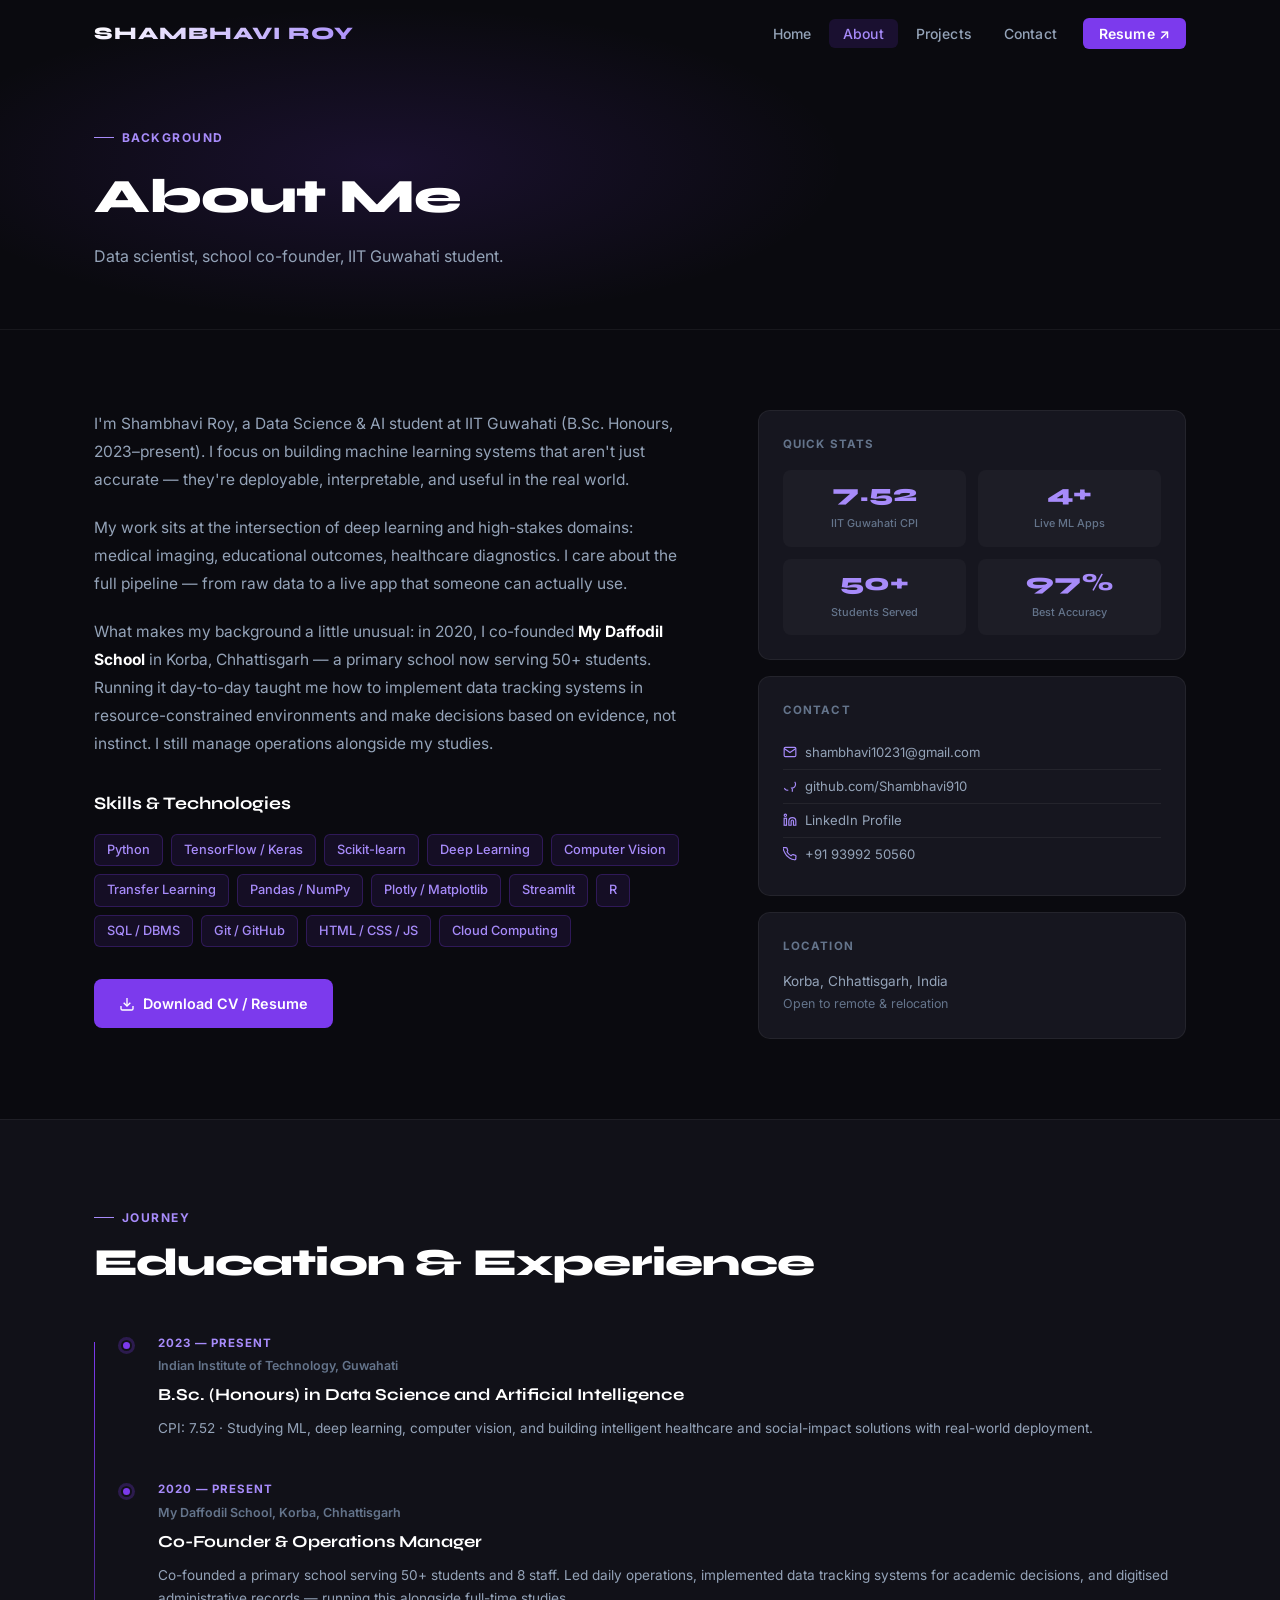
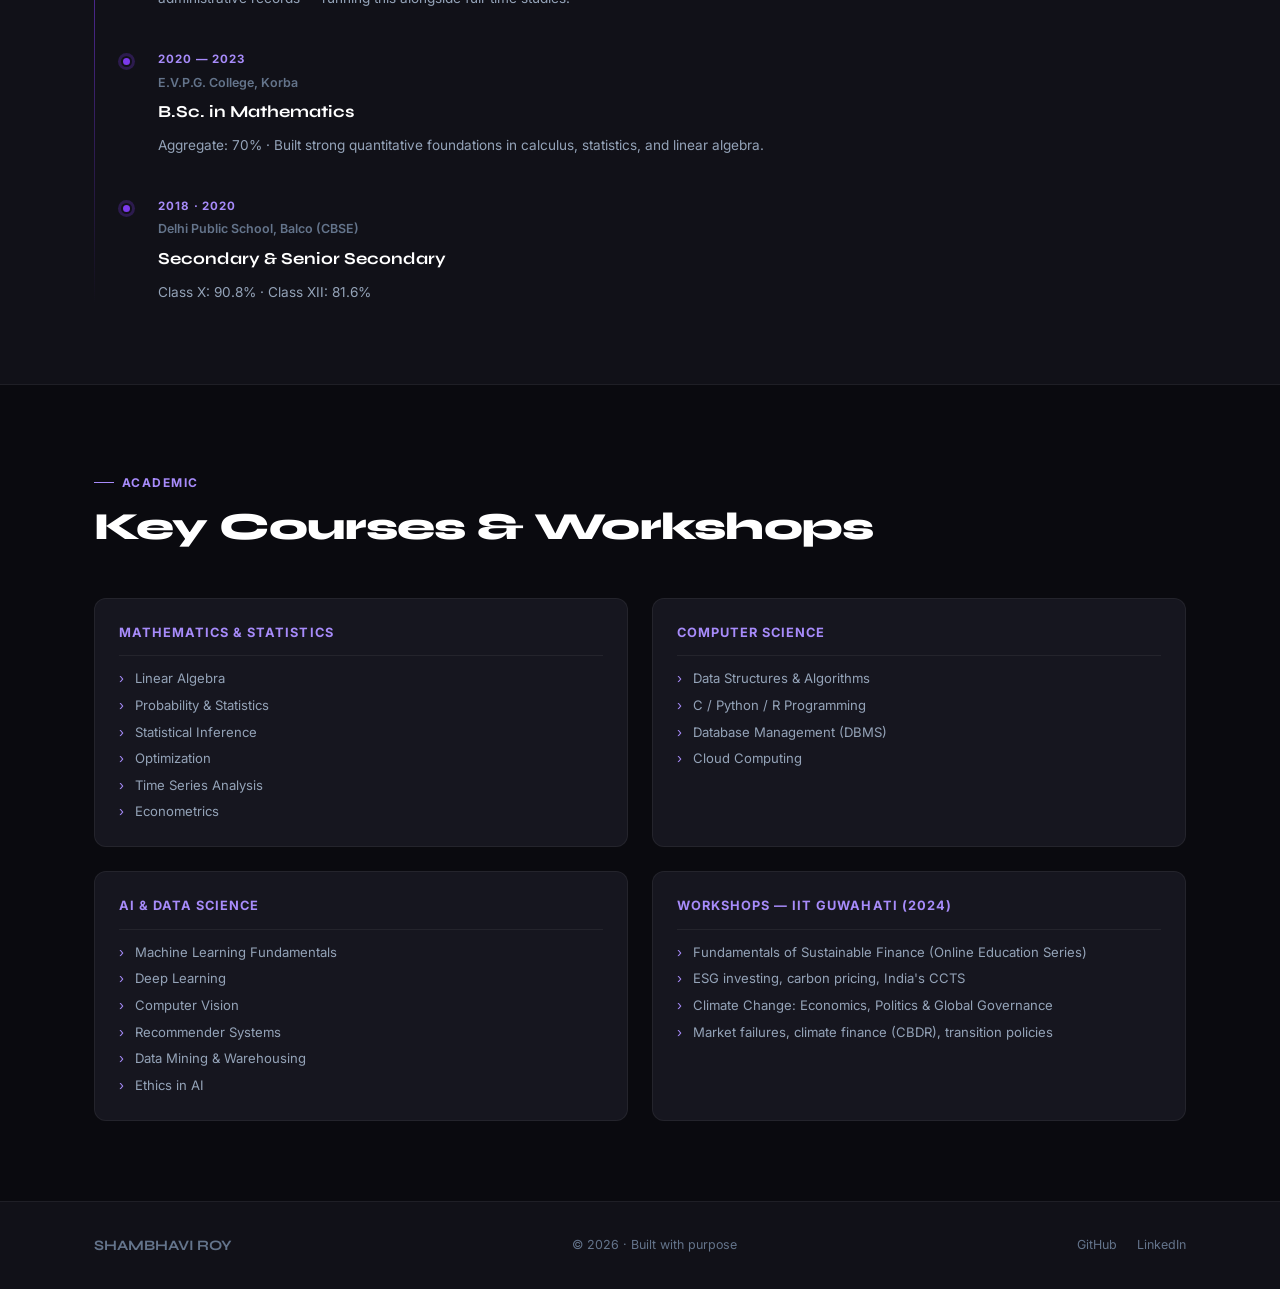
<file: about.html>
<!DOCTYPE html>
<html lang="en">
<head>
    <meta charset="UTF-8">
    <meta name="viewport" content="width=device-width, initial-scale=1.0">
    <title>About — Shambhavi Roy</title>
    <link rel="stylesheet" href="styles.css">
</head>
<body>

<nav class="navbar" id="navbar">
    <div class="container">
        <div class="nav-brand">SHAMBHAVI ROY</div>
        <ul class="nav-links">
            <li><a href="index.html">Home</a></li>
            <li><a href="about.html" class="active">About</a></li>
            <li><a href="projects.html">Projects</a></li>
            <li><a href="contact.html">Contact</a></li>
            <li><a href="assets/cv.pdf" target="_blank" class="nav-resume">Resume ↗</a></li>
        </ul>
    </div>
</nav>

<div class="page-header">
    <div class="page-header-bg"></div>
    <div class="container">
        <div class="section-label">Background</div>
        <h1>About Me</h1>
        <p>Data scientist, school co-founder, IIT Guwahati student.</p>
    </div>
</div>

<!-- ABOUT MAIN -->
<section class="about-section">
    <div class="container">
        <div class="about-grid">
            <div class="about-text fade-up">
                <p>
                    I'm Shambhavi Roy, a Data Science & AI student at IIT Guwahati (B.Sc. Honours, 2023–present). I focus on building machine learning systems that aren't just accurate — they're deployable, interpretable, and useful in the real world.
                </p>
                <p>
                    My work sits at the intersection of deep learning and high-stakes domains: medical imaging, educational outcomes, healthcare diagnostics. I care about the full pipeline — from raw data to a live app that someone can actually use.
                </p>
                <p>
                    What makes my background a little unusual: in 2020, I co-founded <strong style="color:#fff;">My Daffodil School</strong> in Korba, Chhattisgarh — a primary school now serving 50+ students. Running it day-to-day taught me how to implement data tracking systems in resource-constrained environments and make decisions based on evidence, not instinct. I still manage operations alongside my studies.
                </p>

                <h3>Skills & Technologies</h3>
                <div class="skills-full">
                    <span class="skill-item">Python</span>
                    <span class="skill-item">TensorFlow / Keras</span>
                    <span class="skill-item">Scikit-learn</span>
                    <span class="skill-item">Deep Learning</span>
                    <span class="skill-item">Computer Vision</span>
                    <span class="skill-item">Transfer Learning</span>
                    <span class="skill-item">Pandas / NumPy</span>
                    <span class="skill-item">Plotly / Matplotlib</span>
                    <span class="skill-item">Streamlit</span>
                    <span class="skill-item">R</span>
                    <span class="skill-item">SQL / DBMS</span>
                    <span class="skill-item">Git / GitHub</span>
                    <span class="skill-item">HTML / CSS / JS</span>
                    <span class="skill-item">Cloud Computing</span>
                </div>

                <div style="margin-top:2rem;">
                    <a href="assets/cv.pdf" target="_blank" class="btn-primary" style="display:inline-flex;">
                        <svg width="16" height="16" fill="none" stroke="currentColor" stroke-width="2" viewBox="0 0 24 24"><path d="M21 15v4a2 2 0 01-2 2H5a2 2 0 01-2-2v-4"/><polyline points="7 10 12 15 17 10"/><line x1="12" y1="15" x2="12" y2="3"/></svg>
                        Download CV / Resume
                    </a>
                </div>
            </div>

            <div class="about-sidebar">
                <div class="sidebar-card fade-up">
                    <h4>Quick stats</h4>
                    <div class="quick-stats">
                        <div class="q-stat">
                            <span class="num">7.52</span>
                            <span class="lbl">IIT Guwahati CPI</span>
                        </div>
                        <div class="q-stat">
                            <span class="num">4+</span>
                            <span class="lbl">Live ML Apps</span>
                        </div>
                        <div class="q-stat">
                            <span class="num">50+</span>
                            <span class="lbl">Students Served</span>
                        </div>
                        <div class="q-stat">
                            <span class="num">97%</span>
                            <span class="lbl">Best Accuracy</span>
                        </div>
                    </div>
                </div>

                <div class="sidebar-card fade-up">
                    <h4>Contact</h4>
                    <div class="contact-quick">
                        <a href="mailto:shambhavi10231@gmail.com">
                            <svg width="14" height="14" fill="none" stroke="currentColor" stroke-width="2" viewBox="0 0 24 24"><path d="M4 4h16c1.1 0 2 .9 2 2v12c0 1.1-.9 2-2 2H4c-1.1 0-2-.9-2-2V6c0-1.1.9-2 2-2z"/><polyline points="22,6 12,13 2,6"/></svg>
                            shambhavi10231@gmail.com
                        </a>
                        <a href="https://github.com/Shambhavi910" target="_blank">
                            <svg width="14" height="14" fill="none" stroke="currentColor" stroke-width="2" viewBox="0 0 24 24"><path d="M9 19c-5 1.5-5-2.5-7-3m14 6v-3.87a3.37 3.37 0 00-.94-2.61c3.14-.35 6.44-1.54 6.44-7A5.44 5.44 0 0020 4.77"/></svg>
                            github.com/Shambhavi910
                        </a>
                        <a href="https://linkedin.com/in/shambhavi-roy-402682370" target="_blank">
                            <svg width="14" height="14" fill="none" stroke="currentColor" stroke-width="2" viewBox="0 0 24 24"><path d="M16 8a6 6 0 016 6v7h-4v-7a2 2 0 00-2-2 2 2 0 00-2 2v7h-4v-7a6 6 0 016-6z"/><rect x="2" y="9" width="4" height="12"/><circle cx="4" cy="4" r="2"/></svg>
                            LinkedIn Profile
                        </a>
                        <a href="tel:+919399250560">
                            <svg width="14" height="14" fill="none" stroke="currentColor" stroke-width="2" viewBox="0 0 24 24"><path d="M22 16.92v3a2 2 0 01-2.18 2 19.79 19.79 0 01-8.63-3.07A19.5 19.5 0 013.07 9.81a19.79 19.79 0 01-3.07-8.67A2 2 0 012.18 1h3a2 2 0 012 1.72c.127.96.361 1.903.7 2.81a2 2 0 01-.45 2.11L6.91 8.17a16 16 0 006.92 6.92l1.53-1.53a2 2 0 012.11-.45c.907.339 1.85.573 2.81.7A2 2 0 0122 16.92z"/></svg>
                            +91 93992 50560
                        </a>
                    </div>
                </div>

                <div class="sidebar-card fade-up">
                    <h4>Location</h4>
                    <p style="font-size:0.85rem; color:var(--text-muted); line-height:1.6;">
                        Korba, Chhattisgarh, India<br>
                        <span style="color:var(--text-dim); font-size:0.78rem;">Open to remote & relocation</span>
                    </p>
                </div>
            </div>
        </div>
    </div>
</section>

<!-- TIMELINE -->
<section class="timeline-section">
    <div class="container">
        <div class="section-head">
            <div class="section-label">Journey</div>
            <h2 class="section-title">Education & Experience</h2>
        </div>
        <div class="timeline">
            <div class="timeline-item fade-up">
                <div class="tl-date">2023 — Present</div>
                <div class="tl-org">Indian Institute of Technology, Guwahati</div>
                <h3>B.Sc. (Honours) in Data Science and Artificial Intelligence</h3>
                <p>CPI: 7.52 · Studying ML, deep learning, computer vision, and building intelligent healthcare and social-impact solutions with real-world deployment.</p>
            </div>
            <div class="timeline-item fade-up">
                <div class="tl-date">2020 — Present</div>
                <div class="tl-org">My Daffodil School, Korba, Chhattisgarh</div>
                <h3>Co-Founder & Operations Manager</h3>
                <p>Co-founded a primary school serving 50+ students and 8 staff. Led daily operations, implemented data tracking systems for academic decisions, and digitised administrative records — running this alongside full-time studies.</p>
            </div>
            <div class="timeline-item fade-up">
                <div class="tl-date">2020 — 2023</div>
                <div class="tl-org">E.V.P.G. College, Korba</div>
                <h3>B.Sc. in Mathematics</h3>
                <p>Aggregate: 70% · Built strong quantitative foundations in calculus, statistics, and linear algebra.</p>
            </div>
            <div class="timeline-item fade-up">
                <div class="tl-date">2018 · 2020</div>
                <div class="tl-org">Delhi Public School, Balco (CBSE)</div>
                <h3>Secondary & Senior Secondary</h3>
                <p>Class X: 90.8% · Class XII: 81.6%</p>
            </div>
        </div>
    </div>
</section>

<!-- COURSES -->
<section class="courses-section">
    <div class="container">
        <div class="section-head">
            <div class="section-label">Academic</div>
            <h2 class="section-title">Key Courses & Workshops</h2>
        </div>
        <div class="courses-grid">
            <div class="course-block fade-up">
                <h4>Mathematics & Statistics</h4>
                <ul class="course-list">
                    <li>Linear Algebra</li>
                    <li>Probability & Statistics</li>
                    <li>Statistical Inference</li>
                    <li>Optimization</li>
                    <li>Time Series Analysis</li>
                    <li>Econometrics</li>
                </ul>
            </div>
            <div class="course-block fade-up">
                <h4>Computer Science</h4>
                <ul class="course-list">
                    <li>Data Structures & Algorithms</li>
                    <li>C / Python / R Programming</li>
                    <li>Database Management (DBMS)</li>
                    <li>Cloud Computing</li>
                </ul>
            </div>
            <div class="course-block fade-up">
                <h4>AI & Data Science</h4>
                <ul class="course-list">
                    <li>Machine Learning Fundamentals</li>
                    <li>Deep Learning</li>
                    <li>Computer Vision</li>
                    <li>Recommender Systems</li>
                    <li>Data Mining & Warehousing</li>
                    <li>Ethics in AI</li>
                </ul>
            </div>
            <div class="course-block fade-up">
                <h4>Workshops — IIT Guwahati (2024)</h4>
                <ul class="course-list">
                    <li>Fundamentals of Sustainable Finance (Online Education Series)</li>
                    <li>ESG investing, carbon pricing, India's CCTS</li>
                    <li>Climate Change: Economics, Politics & Global Governance</li>
                    <li>Market failures, climate finance (CBDR), transition policies</li>
                </ul>
            </div>
        </div>
    </div>
</section>

<footer class="footer">
    <div class="container">
        <div class="footer-brand">SHAMBHAVI ROY</div>
        <div class="footer-copy">© 2026 · Built with purpose</div>
        <div class="footer-links">
            <a href="https://github.com/Shambhavi910" target="_blank">GitHub</a>
            <a href="https://linkedin.com/in/shambhavi-roy-402682370" target="_blank">LinkedIn</a>
        </div>
    </div>
</footer>

<script src="script.js"></script>
</body>
</html>
</file>
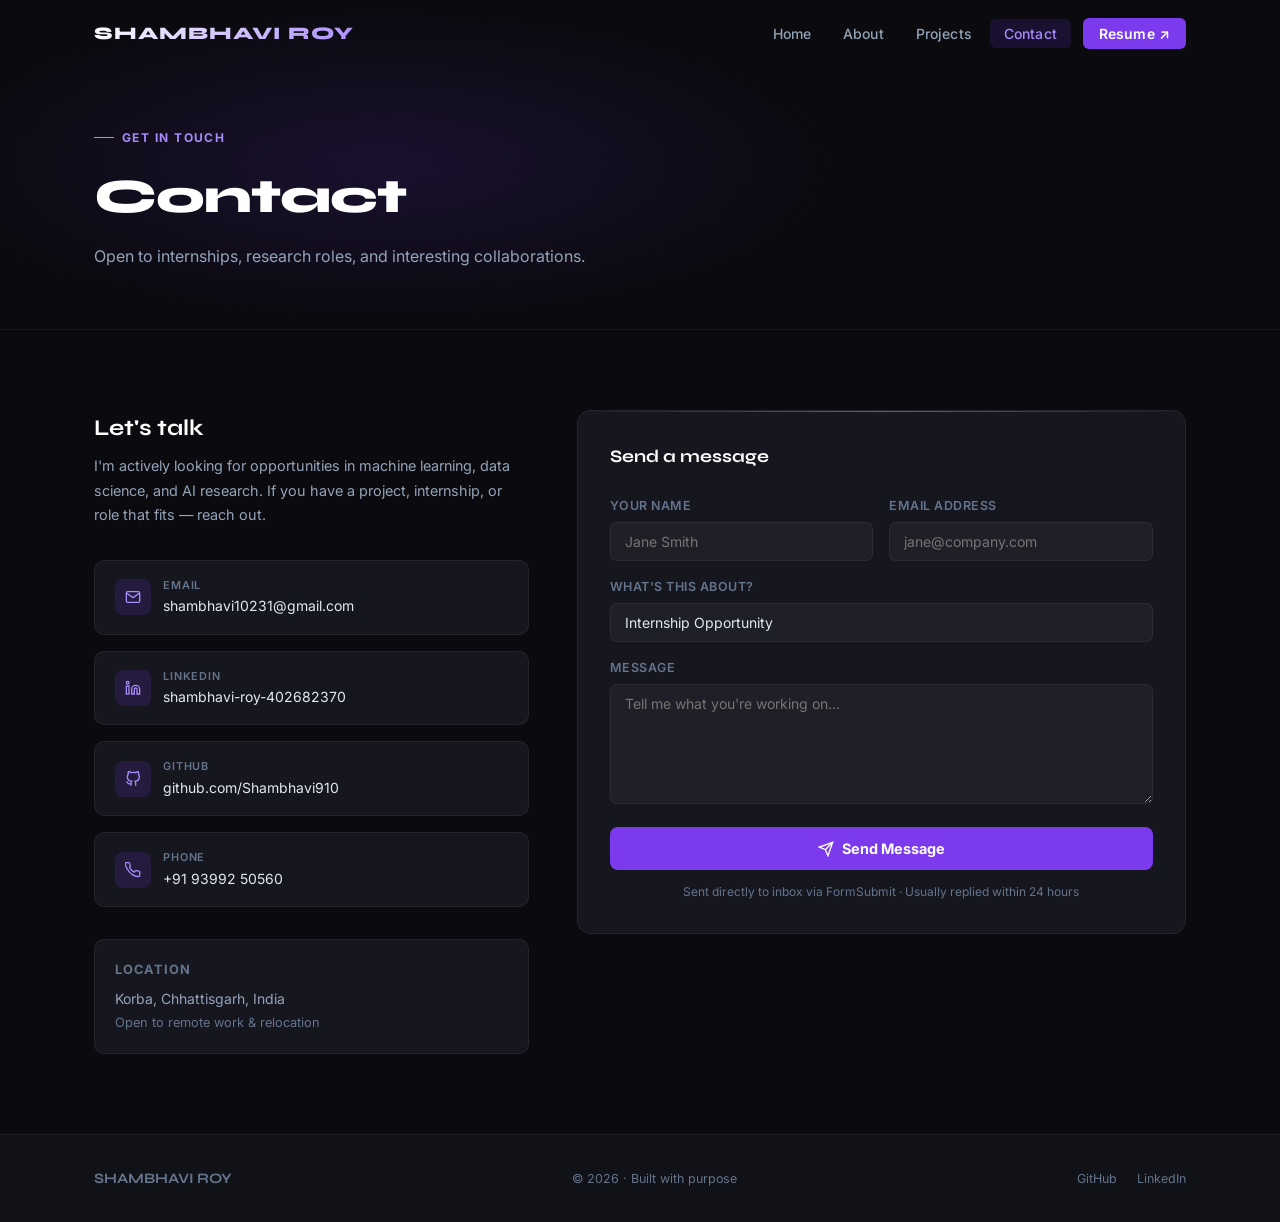
<file: contact.html>
<!DOCTYPE html>
<html lang="en">
<head>
    <meta charset="UTF-8">
    <meta name="viewport" content="width=device-width, initial-scale=1.0">
    <title>Contact — Shambhavi Roy</title>
    <link rel="stylesheet" href="styles.css">
</head>
<body>

<nav class="navbar" id="navbar">
    <div class="container">
        <div class="nav-brand">SHAMBHAVI ROY</div>
        <ul class="nav-links">
            <li><a href="index.html">Home</a></li>
            <li><a href="about.html">About</a></li>
            <li><a href="projects.html">Projects</a></li>
            <li><a href="contact.html" class="active">Contact</a></li>
            <li><a href="assets/cv.pdf" target="_blank" class="nav-resume">Resume ↗</a></li>
        </ul>
    </div>
</nav>

<div class="page-header">
    <div class="page-header-bg"></div>
    <div class="container">
        <div class="section-label">Get in touch</div>
        <h1>Contact</h1>
        <p>Open to internships, research roles, and interesting collaborations.</p>
    </div>
</div>

<section class="contact-section">
    <div class="container">
        <div class="contact-layout">

            <div class="contact-info-panel fade-up">
                <h3>Let's talk</h3>
                <p>I'm actively looking for opportunities in machine learning, data science, and AI research. If you have a project, internship, or role that fits — reach out.</p>

                <div class="contact-links">
                    <a href="mailto:shambhavi10231@gmail.com" class="contact-link-item">
                        <div class="icon">
                            <svg width="16" height="16" fill="none" stroke="currentColor" stroke-width="2" viewBox="0 0 24 24"><path d="M4 4h16c1.1 0 2 .9 2 2v12c0 1.1-.9 2-2 2H4c-1.1 0-2-.9-2-2V6c0-1.1.9-2 2-2z"/><polyline points="22,6 12,13 2,6"/></svg>
                        </div>
                        <div class="info">
                            <span class="type">Email</span>
                            <span class="val">shambhavi10231@gmail.com</span>
                        </div>
                    </a>
                    <a href="https://linkedin.com/in/shambhavi-roy-402682370" target="_blank" class="contact-link-item">
                        <div class="icon">
                            <svg width="16" height="16" fill="none" stroke="currentColor" stroke-width="2" viewBox="0 0 24 24"><path d="M16 8a6 6 0 016 6v7h-4v-7a2 2 0 00-2-2 2 2 0 00-2 2v7h-4v-7a6 6 0 016-6z"/><rect x="2" y="9" width="4" height="12"/><circle cx="4" cy="4" r="2"/></svg>
                        </div>
                        <div class="info">
                            <span class="type">LinkedIn</span>
                            <span class="val">shambhavi-roy-402682370</span>
                        </div>
                    </a>
                    <a href="https://github.com/Shambhavi910" target="_blank" class="contact-link-item">
                        <div class="icon">
                            <svg width="16" height="16" fill="none" stroke="currentColor" stroke-width="2" viewBox="0 0 24 24"><path d="M9 19c-5 1.5-5-2.5-7-3m14 6v-3.87a3.37 3.37 0 00-.94-2.61c3.14-.35 6.44-1.54 6.44-7A5.44 5.44 0 0020 4.77 5.07 5.07 0 0019.91 1S18.73.65 16 2.48a13.38 13.38 0 00-7 0C6.27.65 5.09 1 5.09 1A5.07 5.07 0 005 4.77a5.44 5.44 0 00-1.5 3.78c0 5.42 3.3 6.61 6.44 7A3.37 3.37 0 009 18.13V22"/></svg>
                        </div>
                        <div class="info">
                            <span class="type">GitHub</span>
                            <span class="val">github.com/Shambhavi910</span>
                        </div>
                    </a>
                    <a href="tel:+919399250560" class="contact-link-item">
                        <div class="icon">
                            <svg width="16" height="16" fill="none" stroke="currentColor" stroke-width="2" viewBox="0 0 24 24"><path d="M22 16.92v3a2 2 0 01-2.18 2 19.79 19.79 0 01-8.63-3.07A19.5 19.5 0 013.07 9.81a19.79 19.79 0 01-3.07-8.67A2 2 0 012.18 1h3a2 2 0 012 1.72c.127.96.361 1.903.7 2.81a2 2 0 01-.45 2.11L6.91 8.17a16 16 0 006.92 6.92l1.53-1.53a2 2 0 012.11-.45c.907.339 1.85.573 2.81.7A2 2 0 0122 16.92z"/></svg>
                        </div>
                        <div class="info">
                            <span class="type">Phone</span>
                            <span class="val">+91 93992 50560</span>
                        </div>
                    </a>
                </div>

                <div style="background:var(--dark-card); border:1px solid var(--border-subtle); border-radius:10px; padding:1.25rem;">
                    <p style="font-size:0.8rem; font-weight:700; text-transform:uppercase; letter-spacing:0.08em; color:var(--text-dim); margin-bottom:0.5rem;">Location</p>
                    <p style="font-size:0.875rem; color:var(--text-muted);">Korba, Chhattisgarh, India<br><span style="color:var(--text-dim); font-size:0.8rem;">Open to remote work & relocation</span></p>
                </div>
            </div>

            <div class="contact-form-panel fade-up">
                <h3>Send a message</h3>
                <form id="contactForm">
                    <div class="form-row">
                        <div class="form-group">
                            <label for="name">Your name</label>
                            <input type="text" id="name" name="name" placeholder="Jane Smith" required>
                        </div>
                        <div class="form-group">
                            <label for="email">Email address</label>
                            <input type="email" id="email" name="email" placeholder="jane@company.com" required>
                        </div>
                    </div>
                    <div class="form-group">
                        <label for="subject">What's this about?</label>
                        <select id="subject" name="subject">
                            <option value="Internship Opportunity">Internship Opportunity</option>
                            <option value="Research Collaboration">Research Collaboration</option>
                            <option value="Project Discussion">Project Discussion</option>
                            <option value="General Enquiry">General Enquiry</option>
                            <option value="Other">Other</option>
                        </select>
                    </div>
                    <div class="form-group">
                        <label for="message">Message</label>
                        <textarea id="message" name="message" placeholder="Tell me what you're working on..." rows="5" required></textarea>
                    </div>
                    <button type="submit" class="submit-btn">
                        <svg width="16" height="16" fill="none" stroke="currentColor" stroke-width="2" viewBox="0 0 24 24"><line x1="22" y1="2" x2="11" y2="13"/><polygon points="22 2 15 22 11 13 2 9 22 2"/></svg>
                        Send Message
                    </button>
                </form>
                <p class="form-note">Sent directly to inbox via FormSubmit · Usually replied within 24 hours</p>
            </div>

        </div>
    </div>
</section>

<footer class="footer">
    <div class="container">
        <div class="footer-brand">SHAMBHAVI ROY</div>
        <div class="footer-copy">© 2026 · Built with purpose</div>
        <div class="footer-links">
            <a href="https://github.com/Shambhavi910" target="_blank">GitHub</a>
            <a href="https://linkedin.com/in/shambhavi-roy-402682370" target="_blank">LinkedIn</a>
        </div>
    </div>
</footer>

<script src="script.js"></script>
</body>
</html>
</file>
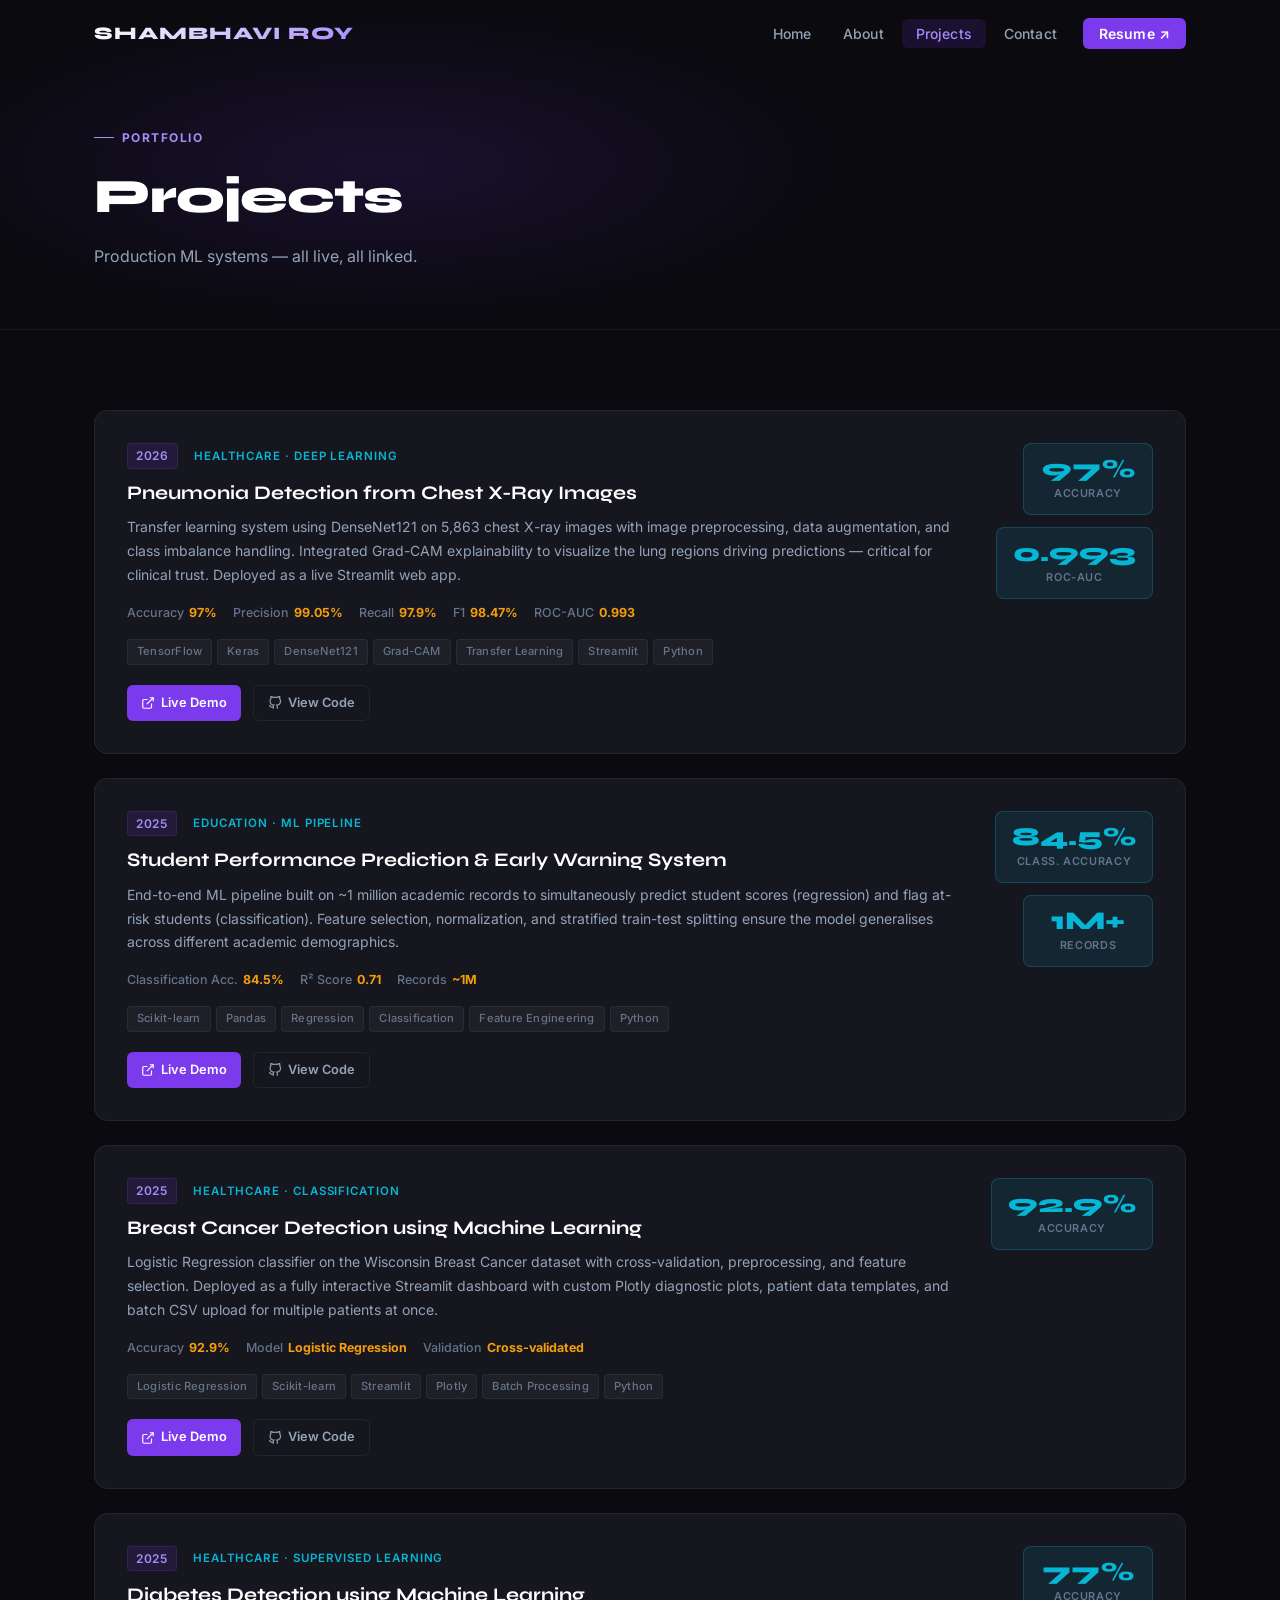
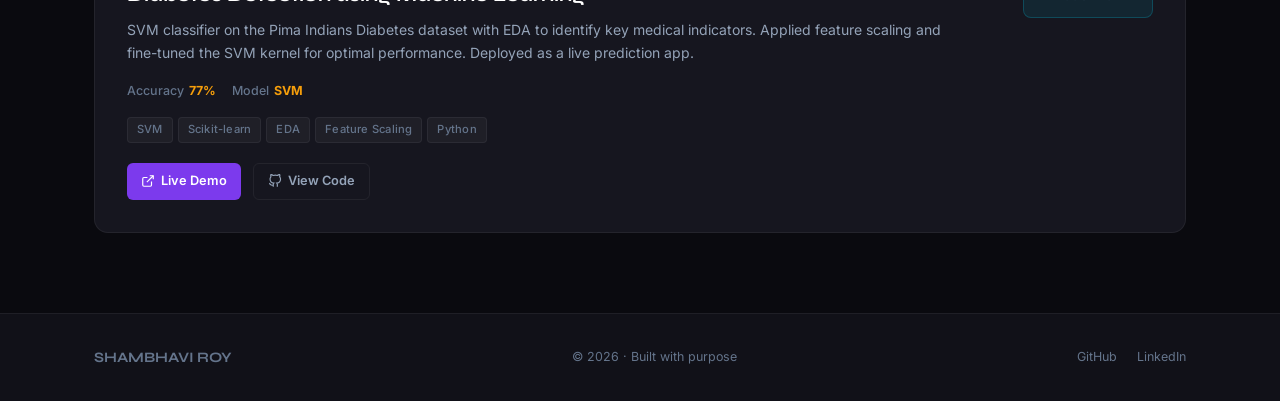
<file: projects.html>
<!DOCTYPE html>
<html lang="en">
<head>
    <meta charset="UTF-8">
    <meta name="viewport" content="width=device-width, initial-scale=1.0">
    <title>Projects — Shambhavi Roy</title>
    <link rel="stylesheet" href="styles.css">
</head>
<body>

<nav class="navbar" id="navbar">
    <div class="container">
        <div class="nav-brand">SHAMBHAVI ROY</div>
        <ul class="nav-links">
            <li><a href="index.html">Home</a></li>
            <li><a href="about.html">About</a></li>
            <li><a href="projects.html" class="active">Projects</a></li>
            <li><a href="contact.html">Contact</a></li>
            <li><a href="assets/cv.pdf" target="_blank" class="nav-resume">Resume ↗</a></li>
        </ul>
    </div>
</nav>

<div class="page-header">
    <div class="page-header-bg"></div>
    <div class="container">
        <div class="section-label">Portfolio</div>
        <h1>Projects</h1>
        <p>Production ML systems — all live, all linked.</p>
    </div>
</div>

<section class="projects-section">
    <div class="container">
        <div class="projects-list">

            <!-- P1 -->
            <div class="project-card fade-up">
                <div class="project-info">
                    <div class="project-meta">
                        <span class="project-year">2026</span>
                        <span class="project-domain">Healthcare · Deep Learning</span>
                    </div>
                    <h3>Pneumonia Detection from Chest X-Ray Images</h3>
                    <p class="project-desc">
                        Transfer learning system using DenseNet121 on 5,863 chest X-ray images with image preprocessing, data augmentation, and class imbalance handling. Integrated Grad-CAM explainability to visualize the lung regions driving predictions — critical for clinical trust. Deployed as a live Streamlit web app.
                    </p>
                    <div class="project-metrics">
                        <span class="metric">Accuracy <strong>97%</strong></span>
                        <span class="metric">Precision <strong>99.05%</strong></span>
                        <span class="metric">Recall <strong>97.9%</strong></span>
                        <span class="metric">F1 <strong>98.47%</strong></span>
                        <span class="metric">ROC-AUC <strong>0.993</strong></span>
                    </div>
                    <div class="tags">
                        <span class="tag">TensorFlow</span>
                        <span class="tag">Keras</span>
                        <span class="tag">DenseNet121</span>
                        <span class="tag">Grad-CAM</span>
                        <span class="tag">Transfer Learning</span>
                        <span class="tag">Streamlit</span>
                        <span class="tag">Python</span>
                    </div>
                    <div class="project-links">
                        <a href="https://pneumonia-detection-1-2r1f.onrender.com" target="_blank" class="link-demo">
                            <svg width="14" height="14" fill="none" stroke="currentColor" stroke-width="2" viewBox="0 0 24 24"><path d="M18 13v6a2 2 0 01-2 2H5a2 2 0 01-2-2V8a2 2 0 012-2h6"/><polyline points="15 3 21 3 21 9"/><line x1="10" y1="14" x2="21" y2="3"/></svg>
                            Live Demo
                        </a>
                        <a href="https://github.com/Shambhavi910/Pneumonia_detection.git" target="_blank" class="link-code">
                            <svg width="14" height="14" fill="none" stroke="currentColor" stroke-width="2" viewBox="0 0 24 24"><path d="M9 19c-5 1.5-5-2.5-7-3m14 6v-3.87a3.37 3.37 0 00-.94-2.61c3.14-.35 6.44-1.54 6.44-7A5.44 5.44 0 0020 4.77 5.07 5.07 0 0019.91 1S18.73.65 16 2.48a13.38 13.38 0 00-7 0C6.27.65 5.09 1 5.09 1A5.07 5.07 0 005 4.77a5.44 5.44 0 00-1.5 3.78c0 5.42 3.3 6.61 6.44 7A3.37 3.37 0 009 18.13V22"/></svg>
                            View Code
                        </a>
                    </div>
                </div>
                <div class="project-side">
                    <div class="impact-badge">
                        <span class="big">97%</span>
                        <span class="caption">Accuracy</span>
                    </div>
                    <div class="impact-badge">
                        <span class="big">0.993</span>
                        <span class="caption">ROC-AUC</span>
                    </div>
                </div>
            </div>

            <!-- P2 -->
            <div class="project-card fade-up">
                <div class="project-info">
                    <div class="project-meta">
                        <span class="project-year">2025</span>
                        <span class="project-domain">Education · ML Pipeline</span>
                    </div>
                    <h3>Student Performance Prediction & Early Warning System</h3>
                    <p class="project-desc">
                        End-to-end ML pipeline built on ~1 million academic records to simultaneously predict student scores (regression) and flag at-risk students (classification). Feature selection, normalization, and stratified train-test splitting ensure the model generalises across different academic demographics.
                    </p>
                    <div class="project-metrics">
                        <span class="metric">Classification Acc. <strong>84.5%</strong></span>
                        <span class="metric">R² Score <strong>0.71</strong></span>
                        <span class="metric">Records <strong>~1M</strong></span>
                    </div>
                    <div class="tags">
                        <span class="tag">Scikit-learn</span>
                        <span class="tag">Pandas</span>
                        <span class="tag">Regression</span>
                        <span class="tag">Classification</span>
                        <span class="tag">Feature Engineering</span>
                        <span class="tag">Python</span>
                    </div>
                    <div class="project-links">
                        <a href="https://student-performance-prediction-and-early.onrender.com" target="_blank" class="link-demo">
                            <svg width="14" height="14" fill="none" stroke="currentColor" stroke-width="2" viewBox="0 0 24 24"><path d="M18 13v6a2 2 0 01-2 2H5a2 2 0 01-2-2V8a2 2 0 012-2h6"/><polyline points="15 3 21 3 21 9"/><line x1="10" y1="14" x2="21" y2="3"/></svg>
                            Live Demo
                        </a>
                        <a href="https://github.com/Shambhavi910/Student_performance_prediction_and_early_warning_system.git" target="_blank" class="link-code">
                            <svg width="14" height="14" fill="none" stroke="currentColor" stroke-width="2" viewBox="0 0 24 24"><path d="M9 19c-5 1.5-5-2.5-7-3m14 6v-3.87a3.37 3.37 0 00-.94-2.61c3.14-.35 6.44-1.54 6.44-7A5.44 5.44 0 0020 4.77 5.07 5.07 0 0019.91 1S18.73.65 16 2.48a13.38 13.38 0 00-7 0C6.27.65 5.09 1 5.09 1A5.07 5.07 0 005 4.77a5.44 5.44 0 00-1.5 3.78c0 5.42 3.3 6.61 6.44 7A3.37 3.37 0 009 18.13V22"/></svg>
                            View Code
                        </a>
                    </div>
                </div>
                <div class="project-side">
                    <div class="impact-badge">
                        <span class="big">84.5%</span>
                        <span class="caption">Class. Accuracy</span>
                    </div>
                    <div class="impact-badge">
                        <span class="big">1M+</span>
                        <span class="caption">Records</span>
                    </div>
                </div>
            </div>

            <!-- P3 -->
            <div class="project-card fade-up">
                <div class="project-info">
                    <div class="project-meta">
                        <span class="project-year">2025</span>
                        <span class="project-domain">Healthcare · Classification</span>
                    </div>
                    <h3>Breast Cancer Detection using Machine Learning</h3>
                    <p class="project-desc">
                        Logistic Regression classifier on the Wisconsin Breast Cancer dataset with cross-validation, preprocessing, and feature selection. Deployed as a fully interactive Streamlit dashboard with custom Plotly diagnostic plots, patient data templates, and batch CSV upload for multiple patients at once.
                    </p>
                    <div class="project-metrics">
                        <span class="metric">Accuracy <strong>92.9%</strong></span>
                        <span class="metric">Model <strong>Logistic Regression</strong></span>
                        <span class="metric">Validation <strong>Cross-validated</strong></span>
                    </div>
                    <div class="tags">
                        <span class="tag">Logistic Regression</span>
                        <span class="tag">Scikit-learn</span>
                        <span class="tag">Streamlit</span>
                        <span class="tag">Plotly</span>
                        <span class="tag">Batch Processing</span>
                        <span class="tag">Python</span>
                    </div>
                    <div class="project-links">
                        <a href="https://breast-cancer-detection-zp8n.onrender.com" target="_blank" class="link-demo">
                            <svg width="14" height="14" fill="none" stroke="currentColor" stroke-width="2" viewBox="0 0 24 24"><path d="M18 13v6a2 2 0 01-2 2H5a2 2 0 01-2-2V8a2 2 0 012-2h6"/><polyline points="15 3 21 3 21 9"/><line x1="10" y1="14" x2="21" y2="3"/></svg>
                            Live Demo
                        </a>
                        <a href="https://github.com/Shambhavi910/Breast_Cancer_Detection" target="_blank" class="link-code">
                            <svg width="14" height="14" fill="none" stroke="currentColor" stroke-width="2" viewBox="0 0 24 24"><path d="M9 19c-5 1.5-5-2.5-7-3m14 6v-3.87a3.37 3.37 0 00-.94-2.61c3.14-.35 6.44-1.54 6.44-7A5.44 5.44 0 0020 4.77 5.07 5.07 0 0019.91 1S18.73.65 16 2.48a13.38 13.38 0 00-7 0C6.27.65 5.09 1 5.09 1A5.07 5.07 0 005 4.77a5.44 5.44 0 00-1.5 3.78c0 5.42 3.3 6.61 6.44 7A3.37 3.37 0 009 18.13V22"/></svg>
                            View Code
                        </a>
                    </div>
                </div>
                <div class="project-side">
                    <div class="impact-badge">
                        <span class="big">92.9%</span>
                        <span class="caption">Accuracy</span>
                    </div>
                </div>
            </div>

            <!-- P4 -->
            <div class="project-card fade-up">
                <div class="project-info">
                    <div class="project-meta">
                        <span class="project-year">2025</span>
                        <span class="project-domain">Healthcare · Supervised Learning</span>
                    </div>
                    <h3>Diabetes Detection using Machine Learning</h3>
                    <p class="project-desc">
                        SVM classifier on the Pima Indians Diabetes dataset with EDA to identify key medical indicators. Applied feature scaling and fine-tuned the SVM kernel for optimal performance. Deployed as a live prediction app.
                    </p>
                    <div class="project-metrics">
                        <span class="metric">Accuracy <strong>77%</strong></span>
                        <span class="metric">Model <strong>SVM</strong></span>
                    </div>
                    <div class="tags">
                        <span class="tag">SVM</span>
                        <span class="tag">Scikit-learn</span>
                        <span class="tag">EDA</span>
                        <span class="tag">Feature Scaling</span>
                        <span class="tag">Python</span>
                    </div>
                    <div class="project-links">
                        <a href="https://diabetes-detection-jvfg.onrender.com" target="_blank" class="link-demo">
                            <svg width="14" height="14" fill="none" stroke="currentColor" stroke-width="2" viewBox="0 0 24 24"><path d="M18 13v6a2 2 0 01-2 2H5a2 2 0 01-2-2V8a2 2 0 012-2h6"/><polyline points="15 3 21 3 21 9"/><line x1="10" y1="14" x2="21" y2="3"/></svg>
                            Live Demo
                        </a>
                        <a href="https://github.com/Shambhavi910/Diabetes_Detection" target="_blank" class="link-code">
                            <svg width="14" height="14" fill="none" stroke="currentColor" stroke-width="2" viewBox="0 0 24 24"><path d="M9 19c-5 1.5-5-2.5-7-3m14 6v-3.87a3.37 3.37 0 00-.94-2.61c3.14-.35 6.44-1.54 6.44-7A5.44 5.44 0 0020 4.77 5.07 5.07 0 0019.91 1S18.73.65 16 2.48a13.38 13.38 0 00-7 0C6.27.65 5.09 1 5.09 1A5.07 5.07 0 005 4.77a5.44 5.44 0 00-1.5 3.78c0 5.42 3.3 6.61 6.44 7A3.37 3.37 0 009 18.13V22"/></svg>
                            View Code
                        </a>
                    </div>
                </div>
                <div class="project-side">
                    <div class="impact-badge">
                        <span class="big">77%</span>
                        <span class="caption">Accuracy</span>
                    </div>
                </div>
            </div>

        </div>
    </div>
</section>

<footer class="footer">
    <div class="container">
        <div class="footer-brand">SHAMBHAVI ROY</div>
        <div class="footer-copy">© 2026 · Built with purpose</div>
        <div class="footer-links">
            <a href="https://github.com/Shambhavi910" target="_blank">GitHub</a>
            <a href="https://linkedin.com/in/shambhavi-roy-402682370" target="_blank">LinkedIn</a>
        </div>
    </div>
</footer>

<script src="script.js"></script>
</body>
</html>
</file>
<file: styles.css>
@import url('https://fonts.googleapis.com/css2?family=Inter:wght@300;400;500;600;700;800&family=Syne:wght@700;800&display=swap');

*, *::before, *::after {
    margin: 0;
    padding: 0;
    box-sizing: border-box;
}

:root {
    --primary: #7C3AED;
    --primary-light: #A78BFA;
    --primary-dark: #5B21B6;
    --accent: #06B6D4;
    --accent-warm: #F59E0B;
    --dark: #0A0A0F;
    --dark-2: #111118;
    --dark-card: #16161F;
    --text: #E2E8F0;
    --text-muted: #94A3B8;
    --text-dim: #64748B;
    --border: rgba(124, 58, 237, 0.2);
    --border-subtle: rgba(255,255,255,0.06);
    --surface: rgba(22, 22, 31, 0.8);
    --glow: rgba(124, 58, 237, 0.3);
}

html { scroll-behavior: smooth; }

body {
    font-family: 'Inter', sans-serif;
    background-color: var(--dark);
    color: var(--text);
    line-height: 1.6;
    overflow-x: hidden;
}

/* ── NOISE TEXTURE OVERLAY ── */
body::before {
    content: '';
    position: fixed;
    inset: 0;
    background-image: url("data:image/svg+xml,%3Csvg viewBox='0 0 256 256' xmlns='http://www.w3.org/2000/svg'%3E%3Cfilter id='noise'%3E%3CfeTurbulence type='fractalNoise' baseFrequency='0.9' numOctaves='4' stitchTiles='stitch'/%3E%3C/filter%3E%3Crect width='100%25' height='100%25' filter='url(%23noise)' opacity='0.03'/%3E%3C/svg%3E");
    pointer-events: none;
    z-index: 0;
    opacity: 0.4;
}

.container {
    max-width: 1140px;
    margin: 0 auto;
    padding: 0 24px;
    position: relative;
    z-index: 1;
}

/* ── NAVBAR ── */
.navbar {
    position: fixed;
    top: 0;
    left: 0;
    right: 0;
    z-index: 1000;
    padding: 0;
    transition: all 0.3s ease;
    border-bottom: 1px solid transparent;
}

.navbar.scrolled {
    background: rgba(10, 10, 15, 0.92);
    backdrop-filter: blur(20px);
    border-bottom-color: var(--border-subtle);
}

.navbar .container {
    display: flex;
    justify-content: space-between;
    align-items: center;
    height: 68px;
}

.nav-brand {
    font-family: 'Syne', sans-serif;
    font-size: 1.1rem;
    font-weight: 800;
    letter-spacing: 0.06em;
    background: linear-gradient(135deg, #fff 0%, var(--primary-light) 100%);
    -webkit-background-clip: text;
    -webkit-text-fill-color: transparent;
    background-clip: text;
    text-decoration: none;
}

.nav-links {
    display: flex;
    list-style: none;
    gap: 0.25rem;
    align-items: center;
}

.nav-links a {
    text-decoration: none;
    color: var(--text-muted);
    font-size: 0.875rem;
    font-weight: 500;
    padding: 6px 14px;
    border-radius: 6px;
    transition: all 0.2s ease;
    letter-spacing: 0.01em;
}

.nav-links a:hover, .nav-links a.active {
    color: #fff;
    background: rgba(124,58,237,0.15);
}

.nav-links a.active {
    color: var(--primary-light);
}

.nav-links .nav-resume {
    background: var(--primary);
    color: #fff !important;
    padding: 7px 16px;
    border-radius: 6px;
    margin-left: 0.5rem;
    font-weight: 600;
}

.nav-links .nav-resume:hover {
    background: var(--primary-dark);
}

/* ── HERO ── */
.hero {
    min-height: 100vh;
    display: flex;
    align-items: center;
    position: relative;
    padding: 120px 0 80px;
    overflow: hidden;
}

.hero-bg {
    position: absolute;
    inset: 0;
    background:
        radial-gradient(ellipse 80% 60% at 60% 30%, rgba(124,58,237,0.18) 0%, transparent 60%),
        radial-gradient(ellipse 50% 40% at 20% 80%, rgba(6,182,212,0.1) 0%, transparent 50%),
        var(--dark);
    pointer-events: none;
}

.hero-grid {
    display: grid;
    grid-template-columns: 1fr 1fr;
    gap: 4rem;
    align-items: center;
}

.hero-eyebrow {
    display: inline-flex;
    align-items: center;
    gap: 8px;
    background: rgba(124,58,237,0.12);
    border: 1px solid rgba(124,58,237,0.3);
    border-radius: 100px;
    padding: 6px 14px;
    font-size: 0.8rem;
    font-weight: 600;
    color: var(--primary-light);
    letter-spacing: 0.05em;
    text-transform: uppercase;
    margin-bottom: 1.5rem;
}

.hero-eyebrow .dot {
    width: 6px;
    height: 6px;
    border-radius: 50%;
    background: var(--accent);
    animation: pulse 2s infinite;
}

@keyframes pulse {
    0%, 100% { opacity: 1; transform: scale(1); }
    50% { opacity: 0.5; transform: scale(0.8); }
}

.hero h1 {
    font-family: 'Syne', sans-serif;
    font-size: clamp(2.8rem, 6vw, 4.5rem);
    font-weight: 800;
    line-height: 1.05;
    letter-spacing: -0.02em;
    margin-bottom: 1.5rem;
    color: #fff;
}

.hero h1 .highlight {
    background: linear-gradient(135deg, var(--primary-light) 0%, var(--accent) 100%);
    -webkit-background-clip: text;
    -webkit-text-fill-color: transparent;
    background-clip: text;
}

.hero-subtitle {
    font-size: 1.05rem;
    color: var(--text-muted);
    line-height: 1.75;
    margin-bottom: 2rem;
    max-width: 480px;
}

.hero-actions {
    display: flex;
    gap: 1rem;
    flex-wrap: wrap;
    margin-bottom: 2.5rem;
}

.btn-primary {
    display: inline-flex;
    align-items: center;
    gap: 8px;
    background: var(--primary);
    color: #fff;
    padding: 12px 24px;
    border-radius: 8px;
    text-decoration: none;
    font-weight: 600;
    font-size: 0.9rem;
    transition: all 0.2s ease;
    border: 1px solid transparent;
}

.btn-primary:hover {
    background: var(--primary-dark);
    transform: translateY(-2px);
    box-shadow: 0 8px 24px rgba(124,58,237,0.4);
}

.btn-secondary {
    display: inline-flex;
    align-items: center;
    gap: 8px;
    background: transparent;
    color: var(--text);
    padding: 12px 24px;
    border-radius: 8px;
    text-decoration: none;
    font-weight: 600;
    font-size: 0.9rem;
    border: 1px solid var(--border-subtle);
    transition: all 0.2s ease;
}

.btn-secondary:hover {
    border-color: var(--primary);
    color: #fff;
    background: rgba(124,58,237,0.08);
}

.hero-meta {
    display: flex;
    gap: 1.5rem;
    flex-wrap: wrap;
}

.meta-item {
    display: flex;
    align-items: center;
    gap: 6px;
    font-size: 0.82rem;
    color: var(--text-dim);
}

.meta-item svg { color: var(--primary-light); flex-shrink: 0; }

/* ── HERO STATS CARD ── */
.hero-card-area {
    position: relative;
}

.hero-stats-card {
    background: var(--dark-card);
    border: 1px solid var(--border-subtle);
    border-radius: 16px;
    padding: 2rem;
    position: relative;
    overflow: hidden;
}

.hero-stats-card::before {
    content: '';
    position: absolute;
    top: 0; left: 0; right: 0;
    height: 1px;
    background: linear-gradient(90deg, transparent, var(--primary), transparent);
}

.stats-header {
    font-size: 0.75rem;
    font-weight: 600;
    letter-spacing: 0.1em;
    text-transform: uppercase;
    color: var(--text-dim);
    margin-bottom: 1.5rem;
}

.stats-grid {
    display: grid;
    grid-template-columns: 1fr 1fr;
    gap: 1rem;
    margin-bottom: 1.5rem;
}

.stat-box {
    background: rgba(255,255,255,0.03);
    border: 1px solid var(--border-subtle);
    border-radius: 10px;
    padding: 1rem;
    transition: border-color 0.2s;
}

.stat-box:hover { border-color: var(--border); }

.stat-box .num {
    font-family: 'Syne', sans-serif;
    font-size: 1.8rem;
    font-weight: 800;
    color: #fff;
    line-height: 1;
    margin-bottom: 4px;
}

.stat-box .num span { color: var(--primary-light); font-size: 1.2rem; }
.stat-box .label { font-size: 0.75rem; color: var(--text-dim); font-weight: 500; }

.focus-areas {
    display: flex;
    flex-wrap: wrap;
    gap: 6px;
}

.focus-tag {
    font-size: 0.75rem;
    font-weight: 500;
    color: var(--text-muted);
    background: rgba(255,255,255,0.04);
    border: 1px solid var(--border-subtle);
    padding: 4px 10px;
    border-radius: 100px;
    transition: all 0.2s;
}

.focus-tag:hover {
    border-color: var(--primary);
    color: var(--primary-light);
}

/* ── SECTION BASE ── */
section {
    padding: 80px 0;
    position: relative;
    z-index: 1;
}

.section-label {
    display: inline-flex;
    align-items: center;
    gap: 8px;
    font-size: 0.75rem;
    font-weight: 700;
    letter-spacing: 0.12em;
    text-transform: uppercase;
    color: var(--primary-light);
    margin-bottom: 0.75rem;
}

.section-label::before {
    content: '';
    display: block;
    width: 20px;
    height: 1px;
    background: var(--primary-light);
}

.section-title {
    font-family: 'Syne', sans-serif;
    font-size: clamp(1.8rem, 3vw, 2.4rem);
    font-weight: 800;
    color: #fff;
    margin-bottom: 0.5rem;
    letter-spacing: -0.02em;
    line-height: 1.2;
}

.section-sub {
    font-size: 1rem;
    color: var(--text-muted);
    max-width: 480px;
}

.section-head {
    margin-bottom: 3rem;
}

/* ── SKILLS SECTION ── */
.skills-section {
    background: var(--dark-2);
    border-top: 1px solid var(--border-subtle);
    border-bottom: 1px solid var(--border-subtle);
}

.skills-categories {
    display: grid;
    grid-template-columns: repeat(3, 1fr);
    gap: 1.5rem;
}

.skill-cat {
    background: var(--dark-card);
    border: 1px solid var(--border-subtle);
    border-radius: 12px;
    padding: 1.5rem;
    transition: border-color 0.2s, transform 0.2s;
}

.skill-cat:hover {
    border-color: var(--border);
    transform: translateY(-3px);
}

.skill-cat-icon {
    width: 40px;
    height: 40px;
    background: rgba(124,58,237,0.15);
    border-radius: 8px;
    display: flex;
    align-items: center;
    justify-content: center;
    margin-bottom: 1rem;
    font-size: 1.25rem;
}

.skill-cat h4 {
    font-size: 0.85rem;
    font-weight: 700;
    color: var(--text);
    margin-bottom: 0.75rem;
    letter-spacing: 0.02em;
}

.skill-pills {
    display: flex;
    flex-wrap: wrap;
    gap: 6px;
}

.skill-pill {
    font-size: 0.72rem;
    font-weight: 500;
    background: rgba(255,255,255,0.04);
    border: 1px solid var(--border-subtle);
    color: var(--text-muted);
    padding: 3px 9px;
    border-radius: 4px;
}

/* ── PROJECTS ── */
.projects-section { background: var(--dark); }

.projects-list {
    display: flex;
    flex-direction: column;
    gap: 1.5rem;
}

.project-card {
    background: var(--dark-card);
    border: 1px solid var(--border-subtle);
    border-radius: 14px;
    padding: 2rem;
    display: grid;
    grid-template-columns: 1fr auto;
    gap: 2rem;
    align-items: start;
    transition: all 0.25s ease;
    position: relative;
    overflow: hidden;
}

.project-card::before {
    content: '';
    position: absolute;
    left: 0; top: 0; bottom: 0;
    width: 3px;
    background: linear-gradient(to bottom, var(--primary), var(--accent));
    opacity: 0;
    transition: opacity 0.25s;
}

.project-card:hover {
    border-color: var(--border);
    transform: translateX(4px);
    box-shadow: 0 4px 32px rgba(0,0,0,0.3);
}

.project-card:hover::before { opacity: 1; }

.project-meta {
    display: flex;
    align-items: center;
    gap: 1rem;
    margin-bottom: 0.75rem;
    flex-wrap: wrap;
}

.project-year {
    font-size: 0.75rem;
    font-weight: 600;
    color: var(--primary-light);
    letter-spacing: 0.06em;
    background: rgba(124,58,237,0.12);
    border: 1px solid rgba(124,58,237,0.2);
    padding: 2px 8px;
    border-radius: 4px;
}

.project-domain {
    font-size: 0.72rem;
    font-weight: 600;
    color: var(--accent);
    letter-spacing: 0.08em;
    text-transform: uppercase;
}

.project-card h3 {
    font-family: 'Syne', sans-serif;
    font-size: 1.2rem;
    font-weight: 700;
    color: #fff;
    margin-bottom: 0.6rem;
    line-height: 1.3;
}

.project-desc {
    font-size: 0.875rem;
    color: var(--text-muted);
    line-height: 1.7;
    margin-bottom: 1rem;
}

.project-metrics {
    display: flex;
    gap: 1rem;
    flex-wrap: wrap;
    margin-bottom: 1rem;
}

.metric {
    display: flex;
    align-items: center;
    gap: 5px;
    font-size: 0.78rem;
    color: var(--text-dim);
    font-weight: 500;
}

.metric strong {
    color: var(--accent-warm);
    font-weight: 700;
}

.tags {
    display: flex;
    flex-wrap: wrap;
    gap: 5px;
    margin-bottom: 1.25rem;
}

.tag {
    font-size: 0.7rem;
    font-weight: 500;
    background: rgba(255,255,255,0.04);
    border: 1px solid var(--border-subtle);
    color: var(--text-dim);
    padding: 3px 9px;
    border-radius: 4px;
    letter-spacing: 0.02em;
}

.project-links {
    display: flex;
    gap: 0.75rem;
    flex-wrap: wrap;
}

.link-demo, .link-code {
    display: inline-flex;
    align-items: center;
    gap: 6px;
    font-size: 0.8rem;
    font-weight: 600;
    text-decoration: none;
    padding: 7px 14px;
    border-radius: 6px;
    transition: all 0.2s;
}

.link-demo {
    background: var(--primary);
    color: #fff;
}

.link-demo:hover {
    background: var(--primary-dark);
    box-shadow: 0 4px 16px rgba(124,58,237,0.4);
}

.link-code {
    background: transparent;
    color: var(--text-muted);
    border: 1px solid var(--border-subtle);
}

.link-code:hover {
    border-color: var(--primary);
    color: #fff;
}

.project-side {
    min-width: 160px;
    display: flex;
    flex-direction: column;
    gap: 0.75rem;
    align-items: flex-end;
}

.impact-badge {
    background: rgba(6,182,212,0.1);
    border: 1px solid rgba(6,182,212,0.25);
    border-radius: 8px;
    padding: 0.75rem 1rem;
    text-align: center;
    min-width: 130px;
}

.impact-badge .big {
    font-family: 'Syne', sans-serif;
    font-size: 1.6rem;
    font-weight: 800;
    color: var(--accent);
    line-height: 1;
    display: block;
}

.impact-badge .caption {
    font-size: 0.68rem;
    font-weight: 600;
    color: var(--text-dim);
    text-transform: uppercase;
    letter-spacing: 0.06em;
    margin-top: 3px;
    display: block;
}

/* ── PAGE HEADER ── */
.page-header {
    padding: 120px 0 60px;
    position: relative;
    overflow: hidden;
    background: var(--dark);
    border-bottom: 1px solid var(--border-subtle);
}

.page-header-bg {
    position: absolute;
    inset: 0;
    background: radial-gradient(ellipse 60% 80% at 30% 50%, rgba(124,58,237,0.14) 0%, transparent 60%);
    pointer-events: none;
}

.page-header h1 {
    font-family: 'Syne', sans-serif;
    font-size: clamp(2rem, 4vw, 3rem);
    font-weight: 800;
    color: #fff;
    margin-bottom: 0.5rem;
    letter-spacing: -0.02em;
}

.page-header p {
    color: var(--text-muted);
    font-size: 1rem;
}

/* ── ABOUT PAGE ── */
.about-section { background: var(--dark); }

.about-grid {
    display: grid;
    grid-template-columns: 1.4fr 1fr;
    gap: 4rem;
    align-items: start;
}

.about-text p {
    color: var(--text-muted);
    line-height: 1.8;
    font-size: 0.97rem;
    margin-bottom: 1.25rem;
}

.about-text h3 {
    font-family: 'Syne', sans-serif;
    font-size: 1.1rem;
    font-weight: 700;
    color: #fff;
    margin: 2rem 0 1rem;
}

.skills-full {
    display: flex;
    flex-wrap: wrap;
    gap: 8px;
    margin-top: 0.5rem;
}

.skill-item {
    font-size: 0.8rem;
    font-weight: 500;
    background: rgba(124,58,237,0.1);
    border: 1px solid rgba(124,58,237,0.25);
    color: var(--primary-light);
    padding: 5px 12px;
    border-radius: 6px;
}

.about-sidebar {
    display: flex;
    flex-direction: column;
    gap: 1rem;
}

.sidebar-card {
    background: var(--dark-card);
    border: 1px solid var(--border-subtle);
    border-radius: 12px;
    padding: 1.5rem;
}

.sidebar-card h4 {
    font-size: 0.72rem;
    font-weight: 700;
    letter-spacing: 0.1em;
    text-transform: uppercase;
    color: var(--text-dim);
    margin-bottom: 1rem;
}

.quick-stats {
    display: grid;
    grid-template-columns: 1fr 1fr;
    gap: 0.75rem;
}

.q-stat {
    text-align: center;
    background: rgba(255,255,255,0.03);
    border-radius: 8px;
    padding: 0.75rem 0.5rem;
}

.q-stat .num {
    font-family: 'Syne', sans-serif;
    font-size: 1.5rem;
    font-weight: 800;
    color: var(--primary-light);
    display: block;
    line-height: 1;
    margin-bottom: 3px;
}

.q-stat .lbl {
    font-size: 0.68rem;
    color: var(--text-dim);
    font-weight: 500;
}

.contact-quick a {
    display: flex;
    align-items: center;
    gap: 8px;
    font-size: 0.82rem;
    color: var(--text-muted);
    text-decoration: none;
    padding: 6px 0;
    border-bottom: 1px solid var(--border-subtle);
    transition: color 0.2s;
}

.contact-quick a:last-child { border-bottom: none; }
.contact-quick a:hover { color: var(--primary-light); }
.contact-quick a svg { color: var(--primary-light); flex-shrink: 0; }

/* ── TIMELINE ── */
.timeline-section {
    background: var(--dark-2);
    border-top: 1px solid var(--border-subtle);
    border-bottom: 1px solid var(--border-subtle);
}

.timeline {
    position: relative;
    padding-left: 2rem;
}

.timeline::before {
    content: '';
    position: absolute;
    left: 0;
    top: 8px;
    bottom: 0;
    width: 1px;
    background: linear-gradient(to bottom, var(--primary), transparent);
}

.timeline-item {
    position: relative;
    padding: 0 0 2.5rem 2rem;
}

.timeline-item::before {
    content: '';
    position: absolute;
    left: -5px;
    top: 6px;
    width: 11px;
    height: 11px;
    border-radius: 50%;
    background: var(--primary);
    border: 2px solid var(--dark-2);
    box-shadow: 0 0 0 3px rgba(124,58,237,0.25);
}

.timeline-item:last-child { padding-bottom: 0; }

.tl-date {
    font-size: 0.72rem;
    font-weight: 700;
    letter-spacing: 0.08em;
    color: var(--primary-light);
    text-transform: uppercase;
    margin-bottom: 0.25rem;
}

.tl-org {
    font-size: 0.78rem;
    font-weight: 600;
    color: var(--text-dim);
    margin-bottom: 0.4rem;
}

.timeline-item h3 {
    font-family: 'Syne', sans-serif;
    font-size: 1.05rem;
    font-weight: 700;
    color: #fff;
    margin-bottom: 0.5rem;
}

.timeline-item p {
    font-size: 0.85rem;
    color: var(--text-muted);
    line-height: 1.7;
}

/* ── COURSES ── */
.courses-section { background: var(--dark); }

.courses-grid {
    display: grid;
    grid-template-columns: 1fr 1fr;
    gap: 1.5rem;
}

.course-block {
    background: var(--dark-card);
    border: 1px solid var(--border-subtle);
    border-radius: 12px;
    padding: 1.5rem;
}

.course-block h4 {
    font-size: 0.8rem;
    font-weight: 700;
    letter-spacing: 0.08em;
    text-transform: uppercase;
    color: var(--primary-light);
    margin-bottom: 0.75rem;
    padding-bottom: 0.75rem;
    border-bottom: 1px solid var(--border-subtle);
}

.course-list {
    list-style: none;
    display: flex;
    flex-direction: column;
    gap: 0.35rem;
}

.course-list li {
    font-size: 0.82rem;
    color: var(--text-muted);
    padding-left: 1rem;
    position: relative;
}

.course-list li::before {
    content: '›';
    position: absolute;
    left: 0;
    color: var(--primary-light);
}

/* ── CONTACT ── */
.contact-section { background: var(--dark); }

.contact-layout {
    display: grid;
    grid-template-columns: 1fr 1.4fr;
    gap: 3rem;
    align-items: start;
}

.contact-info-panel h3 {
    font-family: 'Syne', sans-serif;
    font-size: 1.4rem;
    font-weight: 700;
    color: #fff;
    margin-bottom: 0.5rem;
}

.contact-info-panel > p {
    font-size: 0.9rem;
    color: var(--text-muted);
    margin-bottom: 2rem;
    line-height: 1.7;
}

.contact-links {
    display: flex;
    flex-direction: column;
    gap: 1rem;
    margin-bottom: 2rem;
}

.contact-link-item {
    display: flex;
    align-items: center;
    gap: 12px;
    padding: 1rem 1.25rem;
    background: var(--dark-card);
    border: 1px solid var(--border-subtle);
    border-radius: 10px;
    text-decoration: none;
    color: var(--text-muted);
    font-size: 0.875rem;
    transition: all 0.2s;
}

.contact-link-item:hover {
    border-color: var(--border);
    color: #fff;
}

.contact-link-item .icon {
    width: 36px;
    height: 36px;
    border-radius: 8px;
    background: rgba(124,58,237,0.15);
    display: flex;
    align-items: center;
    justify-content: center;
    color: var(--primary-light);
    flex-shrink: 0;
}

.contact-link-item .info { display: flex; flex-direction: column; }
.contact-link-item .info .type { font-size: 0.68rem; font-weight: 600; text-transform: uppercase; letter-spacing: 0.08em; color: var(--text-dim); margin-bottom: 1px; }
.contact-link-item .info .val { font-size: 0.875rem; color: var(--text); }

/* ── CONTACT FORM ── */
.contact-form-panel {
    background: var(--dark-card);
    border: 1px solid var(--border-subtle);
    border-radius: 14px;
    padding: 2rem;
    position: relative;
    overflow: hidden;
}

.contact-form-panel::before {
    content: '';
    position: absolute;
    top: 0; left: 0; right: 0;
    height: 1px;
    background: linear-gradient(90deg, transparent, var(--primary), transparent);
}

.contact-form-panel h3 {
    font-family: 'Syne', sans-serif;
    font-size: 1.1rem;
    font-weight: 700;
    color: #fff;
    margin-bottom: 1.5rem;
}

.form-row {
    display: grid;
    grid-template-columns: 1fr 1fr;
    gap: 1rem;
}

.form-group {
    margin-bottom: 1rem;
}

.form-group label {
    display: block;
    font-size: 0.78rem;
    font-weight: 600;
    color: var(--text-dim);
    letter-spacing: 0.04em;
    margin-bottom: 6px;
    text-transform: uppercase;
}

.form-group input,
.form-group textarea,
.form-group select {
    width: 100%;
    background: rgba(255,255,255,0.04);
    border: 1px solid var(--border-subtle);
    border-radius: 7px;
    padding: 10px 14px;
    font-family: 'Inter', sans-serif;
    font-size: 0.875rem;
    color: var(--text);
    transition: all 0.2s;
    outline: none;
    -webkit-appearance: none;
}

.form-group input:focus,
.form-group textarea:focus,
.form-group select:focus {
    border-color: var(--primary);
    background: rgba(124,58,237,0.06);
    box-shadow: 0 0 0 3px rgba(124,58,237,0.12);
}

.form-group textarea { resize: vertical; min-height: 120px; }

.form-group select option { background: var(--dark-card); }

.submit-btn {
    width: 100%;
    background: var(--primary);
    color: #fff;
    border: none;
    border-radius: 8px;
    padding: 13px;
    font-family: 'Inter', sans-serif;
    font-size: 0.9rem;
    font-weight: 700;
    cursor: pointer;
    transition: all 0.2s;
    display: flex;
    align-items: center;
    justify-content: center;
    gap: 8px;
    margin-top: 0.5rem;
}

.submit-btn:hover {
    background: var(--primary-dark);
    transform: translateY(-2px);
    box-shadow: 0 8px 24px rgba(124,58,237,0.4);
}

.form-note {
    font-size: 0.75rem;
    color: var(--text-dim);
    margin-top: 0.75rem;
    text-align: center;
}

/* ── FOOTER ── */
.footer {
    background: var(--dark-2);
    border-top: 1px solid var(--border-subtle);
    padding: 2rem 0;
}

.footer .container {
    display: flex;
    align-items: center;
    justify-content: space-between;
}

.footer-brand {
    font-family: 'Syne', sans-serif;
    font-size: 0.9rem;
    font-weight: 700;
    color: var(--text-dim);
}

.footer-copy {
    font-size: 0.78rem;
    color: var(--text-dim);
}

.footer-links {
    display: flex;
    gap: 1.25rem;
}

.footer-links a {
    font-size: 0.78rem;
    color: var(--text-dim);
    text-decoration: none;
    transition: color 0.2s;
}

.footer-links a:hover { color: var(--primary-light); }

/* ── HOME: FEATURED ── */
.featured-section { background: var(--dark-2); border-top: 1px solid var(--border-subtle); border-bottom: 1px solid var(--border-subtle); }

.feat-grid {
    display: grid;
    grid-template-columns: repeat(3, 1fr);
    gap: 1.25rem;
}

.feat-card {
    background: var(--dark-card);
    border: 1px solid var(--border-subtle);
    border-radius: 12px;
    padding: 1.5rem;
    text-decoration: none;
    transition: all 0.25s ease;
    display: flex;
    flex-direction: column;
    gap: 0.75rem;
    position: relative;
    overflow: hidden;
}

.feat-card:hover {
    border-color: var(--border);
    transform: translateY(-4px);
    box-shadow: 0 12px 40px rgba(0,0,0,0.4);
}

.feat-card-num {
    font-family: 'Syne', sans-serif;
    font-size: 2.5rem;
    font-weight: 800;
    color: rgba(124,58,237,0.15);
    line-height: 1;
    position: absolute;
    top: 12px;
    right: 16px;
}

.feat-acc {
    font-size: 0.7rem;
    font-weight: 700;
    letter-spacing: 0.1em;
    text-transform: uppercase;
    color: var(--accent);
}

.feat-card h3 {
    font-family: 'Syne', sans-serif;
    font-size: 1rem;
    font-weight: 700;
    color: #fff;
    line-height: 1.35;
}

.feat-card p {
    font-size: 0.8rem;
    color: var(--text-muted);
    line-height: 1.65;
}

.feat-metric {
    font-size: 0.75rem;
    font-weight: 700;
    color: var(--accent-warm);
    margin-top: auto;
    display: flex;
    align-items: center;
    gap: 5px;
}

/* ── CTA SECTION ── */
.cta-section {
    background: var(--dark);
    text-align: center;
    padding: 80px 0;
}

.cta-inner {
    max-width: 520px;
    margin: 0 auto;
}

.cta-inner h2 {
    font-family: 'Syne', sans-serif;
    font-size: 2rem;
    font-weight: 800;
    color: #fff;
    margin-bottom: 0.75rem;
    letter-spacing: -0.02em;
}

.cta-inner p {
    color: var(--text-muted);
    margin-bottom: 2rem;
    font-size: 0.97rem;
}

.cta-actions { display: flex; gap: 1rem; justify-content: center; }

/* ── FEEDBACK MESSAGES ── */
.form-success-message {
    background: rgba(16,185,129,0.1);
    border: 1px solid rgba(16,185,129,0.3);
    color: #34D399;
    padding: 1.25rem;
    border-radius: 8px;
    font-size: 0.875rem;
    margin-top: 1rem;
    text-align: center;
    animation: fadeSlide 0.4s ease;
}

.form-error-message {
    background: rgba(239,68,68,0.1);
    border: 1px solid rgba(239,68,68,0.3);
    color: #F87171;
    padding: 1.25rem;
    border-radius: 8px;
    font-size: 0.875rem;
    margin-top: 1rem;
    text-align: center;
    animation: fadeSlide 0.4s ease;
}

.form-error-message a { color: #F87171; }

@keyframes fadeSlide {
    from { opacity: 0; transform: translateY(8px); }
    to { opacity: 1; transform: translateY(0); }
}

/* ── SCROLL ANIMATIONS ── */
.fade-up {
    opacity: 0;
    transform: translateY(24px);
    transition: opacity 0.55s ease, transform 0.55s ease;
}
.fade-up.visible {
    opacity: 1;
    transform: translateY(0);
}

/* ── RESPONSIVE ── */
@media (max-width: 900px) {
    .hero-grid, .about-grid { grid-template-columns: 1fr; }
    .hero-card-area { display: none; }
    .skills-categories { grid-template-columns: 1fr 1fr; }
    .feat-grid { grid-template-columns: 1fr; }
    .courses-grid { grid-template-columns: 1fr; }
    .contact-layout { grid-template-columns: 1fr; }
    .project-card { grid-template-columns: 1fr; }
    .project-side { align-items: flex-start; }
}

@media (max-width: 640px) {
    .navbar .container { height: 60px; }
    .nav-links { gap: 0.1rem; }
    .nav-links a { padding: 5px 8px; font-size: 0.78rem; }
    .skills-categories { grid-template-columns: 1fr; }
    .footer .container { flex-direction: column; gap: 1rem; text-align: center; }
    .hero-actions { flex-direction: column; }
    .cta-actions { flex-direction: column; align-items: center; }
    .form-row { grid-template-columns: 1fr; }
    .quick-stats { grid-template-columns: 1fr 1fr; }
}
</file>
